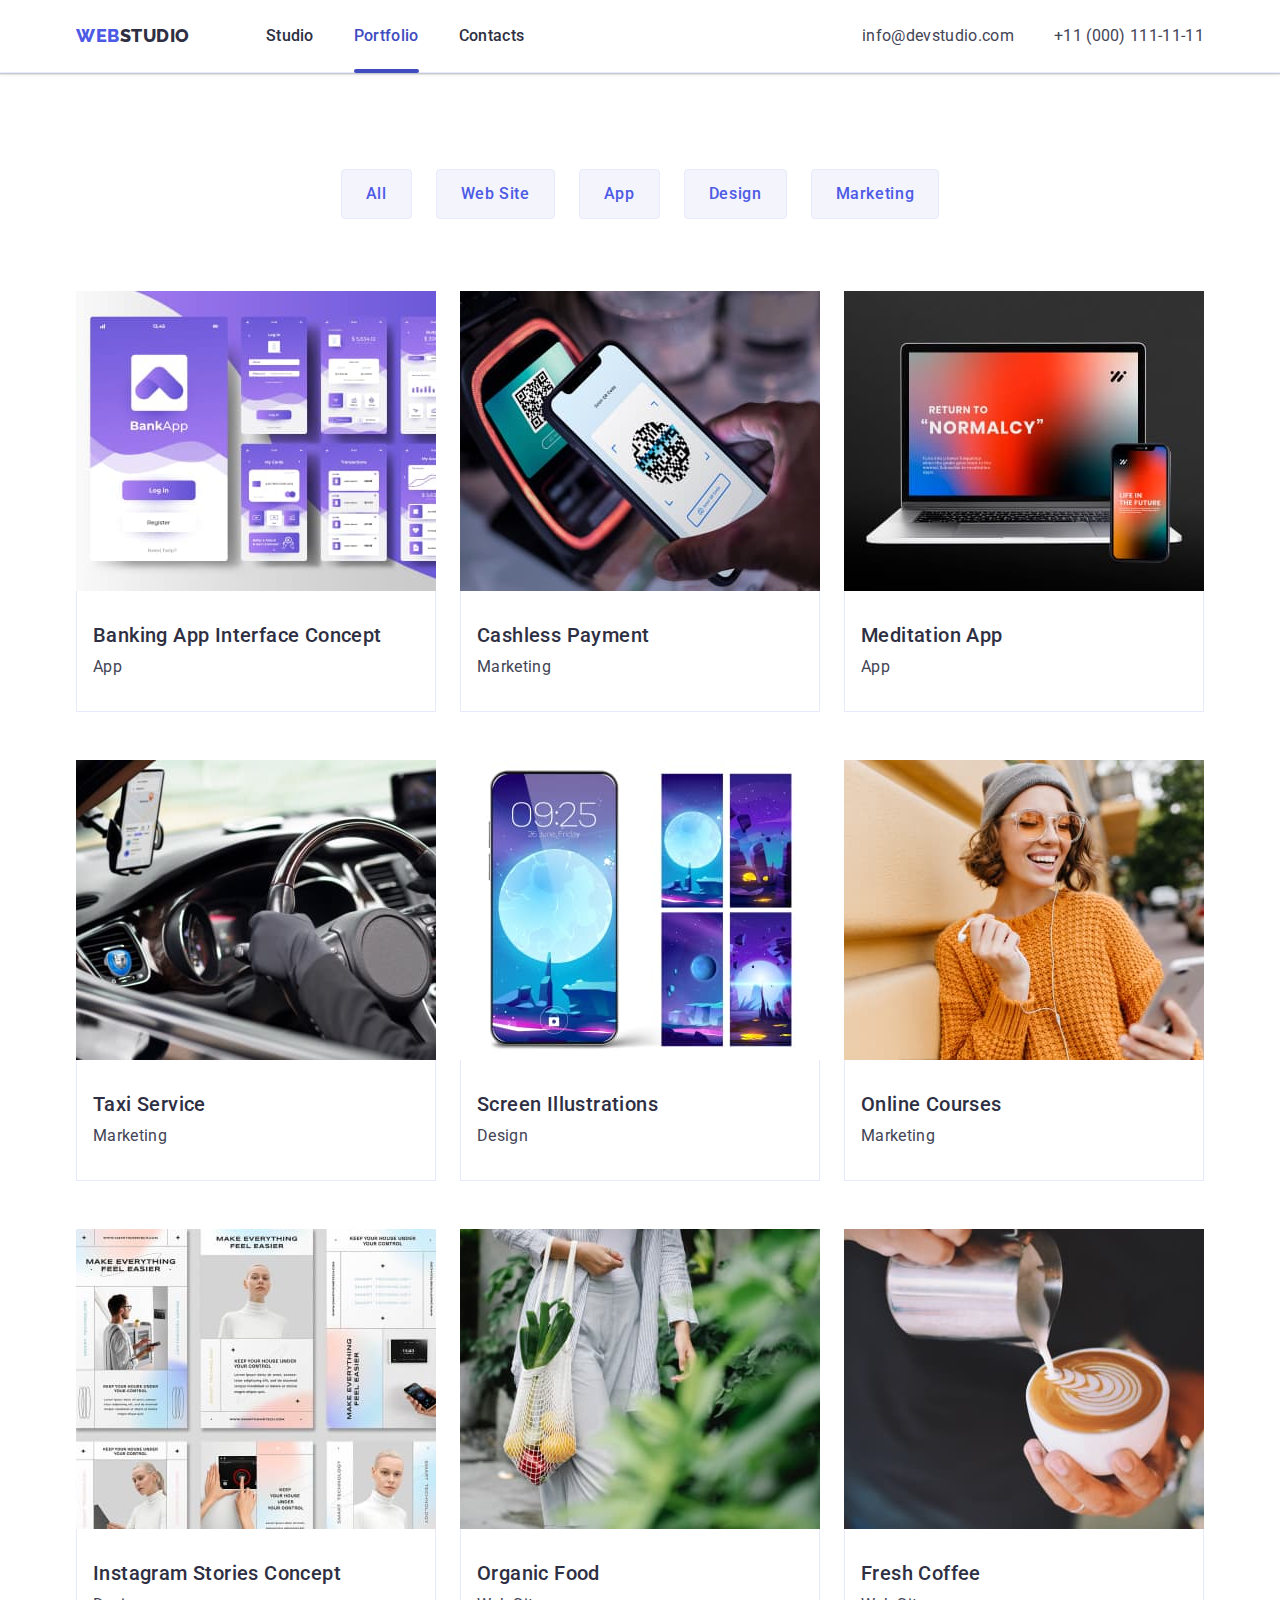
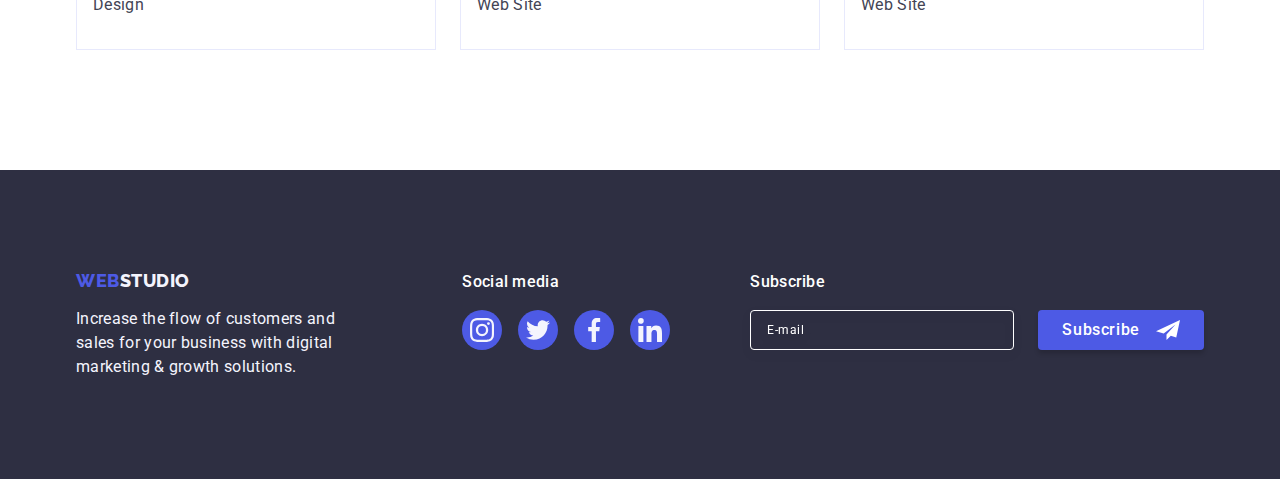
<file: portfolio.html>
<!DOCTYPE html>
<html lang="en">

<head>
  <meta charset="UTF-8" />
  <meta http-equiv="X-UA-Compatible" content="IE=edge" />
  <meta name="viewport" content="width=device-width, initial-scale=1.0" />
  <title>Portfolio</title>
  <link rel="preconnect" href="https://fonts.googleapis.com" />
  <link rel="preconnect" href="https://fonts.gstatic.com" crossorigin />
  <link
    href="https://fonts.googleapis.com/css2?family=DM+Sans&family=Lato&family=Raleway:wght@800&family=Roboto:wght@400;500;700&display=swap"
    rel="stylesheet" />
  <link rel="stylesheet"
    href="https://cdnjs.cloudflare.com/ajax/libs/modern-normalize/1.0.0/modern-normalize.min.css" />
  <link rel="stylesheet" href="./css/styles.css" />
</head>

<body>
  <header class="header">
    <div class="header-container container">
      <nav class="header-nav">
        <a class="logo link" href="./index.html">
          Web<span class="logo-color-header">Studio</span>
        </a>

        <ul class="menu list">
          <li>
            <a class="menu-item link" href="./index.html">Studio</a>
          </li>
          <li>
            <a class="menu-item link current" href="./portfolio.html">Portfolio</a>
          </li>
          <li>
            <a class="menu-item link" href="">Contacts</a>
          </li>
        </ul>
      </nav>
      <address class="address">
        <ul class="address-list list">
          <li>
            <a class="link header-contact" href="mailto:info@devstudio.com">info@devstudio.com</a>
          </li>
          <li>
            <a class="link header-contact" href="tel:+110001111111">+11 (000) 111-11-11</a>
          </li>
        </ul>
      </address>
    </div>
  </header>

  <main>
    <section class="section-portfolio">
      <div class="container">
        <h1 class="visually-hidden">Filter Gallery</h1>
        <ul class="list filter-list">
          <li><button class="filter-btn" type="button">All</button></li>
          <li><button class="filter-btn" type="button">Web Site</button></li>
          <li><button class="filter-btn" type="button">App</button></li>
          <li><button class="filter-btn" type="button">Design</button></li>
          <li><button class="filter-btn" type="button">Marketing</button></li>
        </ul>
        <ul class="list list-gallery">
          <li class="list-gallery-item">
            <a class="link link-gallery-item" href="">
              <div class="box-img-gallery">
                <img src="./images/portfolio/banking-app-interface.jpg" alt="banking app interface" width="360"
                  height="300" />
                <p class="overlay">14 Stylish and User-Friendly App Design Concepts · Task Manager App ·
                  Calorie Tracker App ·
                  Exotic
                  Fruit Ecommerce App ·
                  Cloud Storage App</p>
              </div>
              <div class="name-box">
                <h2 class="name-item">Banking App Interface Concept</h2>
                <p class="name-filter">App</p>
              </div>
            </a>
          </li>
          <li class="list-gallery-item">
            <a class="link link-gallery-item" href="">
              <div class="box-img-gallery">
                <img src="./images/portfolio/cashless-payment.jpg" alt="cashless payment" width="360" height="300" />
                <p class="overlay">14 Stylish and User-Friendly App Design Concepts · Task Manager App ·
                  Calorie Tracker App ·
                  Exotic
                  Fruit Ecommerce App ·
                  Cloud Storage App</p>
              </div>
              <div class="name-box">
                <h2 class="name-item">Cashless Payment</h2>
                <p class="name-filter">Marketing</p>
              </div>
            </a>
          </li>
          <li class="list-gallery-item">
            <a class="link link-gallery-item" href="">
              <div class="box-img-gallery">
                <img src="./images/portfolio/meditation-app.jpg" alt="laptop" width="360" height="300" />
                <p class="overlay">14 Stylish and User-Friendly App Design Concepts · Task Manager App ·
                  Calorie Tracker App ·
                  Exotic
                  Fruit Ecommerce App ·
                  Cloud Storage App</p>
              </div>
              <div class="name-box">
                <h2 class="name-item">Meditation App</h2>
                <p class="name-filter">App</p>
              </div>
            </a>
          </li>
          <li class="list-gallery-item">
            <a class="link link-gallery-item" href="">
              <div class="box-img-gallery">
                <img src="./images/portfolio/taxi-service.jpg" alt="taxi" width="360" height="300" />
                <p class="overlay">14 Stylish and User-Friendly App Design Concepts · Task Manager App ·
                  Calorie Tracker App ·
                  Exotic
                  Fruit Ecommerce App ·
                  Cloud Storage App</p>
              </div>
              <div class="name-box">
                <h2 class="name-item">Taxi Service</h2>
                <p class="name-filter">Marketing</p>
              </div>
            </a>
          </li>
          <li class="list-gallery-item">
            <a class="link link-gallery-item" href="">
              <div class="box-img-gallery">
                <img src="./images/portfolio/screen-illustrations.jpg" alt="illustrations" width="360" height="300" />
                <p class="overlay">14 Stylish and User-Friendly App Design Concepts · Task Manager App ·
                  Calorie Tracker App ·
                  Exotic
                  Fruit Ecommerce App ·
                  Cloud Storage App</p>
              </div>
              <div class="name-box">
                <h2 class="name-item">Screen Illustrations</h2>
                <p class="name-filter">Design</p>
              </div>
            </a>
          </li>
          <li class="list-gallery-item">
            <a class="link link-gallery-item" href="">
              <div class="box-img-gallery">
                <img src="./images/portfolio/online-courses.jpg" alt="smiling girl" width="360" height="300" />
                <p class="overlay">14 Stylish and User-Friendly App Design Concepts · Task Manager App ·
                  Calorie Tracker App ·
                  Exotic
                  Fruit Ecommerce App ·
                  Cloud Storage App</p>
              </div>
              <div class="name-box">
                <h2 class="name-item">Online Courses</h2>
                <p class="name-filter">Marketing</p>
              </div>
            </a>
          </li>
          <li class="list-gallery-item">
            <a class="link link-gallery-item" href="">
              <div class="box-img-gallery">
                <img src="./images/portfolio/instagram.jpg" alt="instagram page" width="360" height="300" />
                <p class="overlay">14 Stylish and User-Friendly App Design Concepts · Task Manager App ·
                  Calorie Tracker App ·
                  Exotic
                  Fruit Ecommerce App ·
                  Cloud Storage App</p>
              </div>
              <div class="name-box">
                <h2 class="name-item">Instagram Stories Concept</h2>
                <p class="name-filter">Design</p>
              </div>
            </a>
          </li>
          <li class="list-gallery-item">
            <a class="link link-gallery-item" href="">
              <div class="box-img-gallery">
                <img src="./images/portfolio/organic-food.jpg" alt="food" width="360" height="300" />
                <p class="overlay">14 Stylish and User-Friendly App Design Concepts · Task Manager App ·
                  Calorie Tracker App ·
                  Exotic
                  Fruit Ecommerce App ·
                  Cloud Storage App</p>
              </div>
              <div class="name-box">
                <h2 class="name-item">Organic Food</h2>
                <p class="name-filter">Web Site</p>
              </div>
            </a>
          </li>
          <li class="list-gallery-item">
            <a class="link link-gallery-item" href="">
              <div class="box-img-gallery">
                <img src="./images/portfolio/fresh-coffee.jpg" alt="coffee" width="360" height="300" />
                <p class="overlay">14 Stylish and User-Friendly App Design Concepts · Task Manager App ·
                  Calorie Tracker App ·
                  Exotic
                  Fruit Ecommerce App ·
                  Cloud Storage App</p>
              </div>
              <div class="name-box">
                <h2 class="name-item">Fresh Coffee</h2>
                <p class="name-filter">Web Site</p>
              </div>
            </a>
          </li>
        </ul>
      </div>
    </section>
  </main>
  <footer class="footer">
    <div class="container container-footer">
      <div class="logo-part">
        <a class="logo logo-footer link" href="./index.html">
          Web<span class="logo-color-footer">Studio</span>
        </a>
        <p class="footer-discription">Increase the flow of customers and sales for your business with digital marketing
          &
          growth solutions.</p>
      </div>
      <div class="social-media">
        <p class="social-media-title">Social media</p>
        <ul class="social-list social-list-footer">
          <li class="social-list-item list">
            <a class="social-list-link social-list-link-footer" href="">
              <svg class="social-list-icon" width="24" height="24">
                <use href="./images/icons.svg#icon-instagram"></use>
              </svg>
            </a>
          </li>
          <li class="social-list-item list">
            <a class="social-list-link social-list-link-footer" href="">
              <svg class="social-list-icon" width="24" height="24">
                <use href="./images/icons.svg#icon-twitter"></use>
              </svg>
            </a>
          </li>
          <li class="social-list-item list">
            <a class="social-list-link social-list-link-footer" href="">
              <svg class="social-list-icon" width="24" height="24">
                <use href="./images/icons.svg#icon-facebook"></use>
              </svg>
            </a>
          </li>
          <li class="social-list-item list">
            <a class="social-list-link social-list-link-footer" href="">
              <svg class="social-list-icon" width="24" height="24">
                <use href="./images/icons.svg#icon-linkedin"></use>
              </svg>
            </a>
          </li>
        </ul>
      </div>
      <div class="footer-form-wrapper">
        <p class="send-email-desc">Subscribe</p>
        <form class="footer-form">
          <label class="send-email-label">
            <input type="email" name="send-email" class="send-email-input" placeholder="E-mail">
          </label>
          <button type="submit" class="footer-form-submit">Subscribe
            <svg class="footer-form-submit-icon" width="24" height="24">
              <use href="./images/icons.svg#icon-send"></use>
            </svg>

          </button>
        </form>
      </div>
    </div>
  </footer>
</body>

</html>
</file>
<file: css/styles.css>
:root {
  --white-color: #ffffff;
  --light-color: #f4f4fd;
  --dark-color: #2e2f42;
  --primary-text-color: #434455;
  --subtle-text-color: #8e8f99;
  --accent-color: #e7e9fc;
  --primary-brand-color: #4d5ae5;
  --pressed-state-color: #404bbf;
  --success-color: #31d0aa;
  --modal-background: #fcfcfc;
  --main-font-size: 16px;
  --logo-font-size: 18px;
  --title-font-size: 20px;
  --main-title-font-size: 24px;
  --main-line-height: 1.5;
  --title-line-height: 1.2;
  --transition-duration-and-func: 250ms cubic-bezier(0.4, 0, 0.2, 1);
}
.address-list-item-tel .address-mobile-menu-tel{
  color: var(--dark-color);
}
body {
  font-family: "Roboto", sans-serif;
  color: var(--primary-text-color);
  background-color: var(--white-color);
  font-size: var(--main-font-size);
  overflow-x: hidden;
}

.link {
  text-decoration: none;
}

.list {
  list-style: none;
}

h1,
h2,
h3,
h4,
p {
  margin-top: 0;
  margin-bottom: 0;
}

ul {
  margin-top: 0;
  margin-bottom: 0;
  padding-left: 0;
}

img {
  display: block;
  max-width: 100%;
  height: auto;
}

.visually-hidden {
  position: absolute;
  white-space: nowrap;
  width: 1px;
  height: 1px;
  overflow: hidden;
  border: 0;
  padding: 0;
  clip: rect(0 0 0 0);
  clip-path: inset(50%);
  margin: -1px;
}

/* MOBILE */

@media screen and (min-width: 428px) {
  .container {
    max-width: 426px;
    margin-left: auto;
    margin-right: auto;
  }
}

@media screen and (min-device-pixel-ratio: 2) and (max-width: 767px),
  screen and (min-resolution: 192dpi) and (max-width: 767px),
  screen and (min-resolution: 2dppx) and (max-width: 767px) {
  .order-service {
    background-image: linear-gradient(
        rgba(46, 47, 66, 0.7),
        rgba(46, 47, 66, 0.7)
      ),
      url("../images/background/people-office-mobile@2x.jpg");
  }
}

/* MOBILE MENU*/

@media screen and (max-width: 767px) {
  .menu {
    display: none;
  }

  .address {
    display: none;
  }

  .mobile-menu-open-btn {
    border: none;
    background-color: transparent;
    padding: 0;
    line-height: 0;
  }

  .mobile-menu {
    position: fixed;
    top: 0;
    left: 0;
    width: 100%;
    height: 100%;
    background-color: var(--white-color);
    opacity: 0;
    visibility: hidden;
    pointer-events: none;
  }

  .mobile-menu.is-open {
    opacity: 1;
    visibility: visible;
    pointer-events: auto;
  }

  .mobile-menu-container {
    position: relative;
    padding: 80px 35px 40px 40px;
    height: 100%;
    display: flex;
    flex-direction: column;
    justify-content: space-between;
  }

  .mobile-menu-close-btn {
    position: absolute;
    top: 24px;
    right: 24px;
    display: flex;
    align-items: center;
    justify-content: center;
    width: 24px;
    height: 24px;
    border-radius: 50%;
    border: 1px solid rgba(0, 0, 0, 0.1);
    background-color: var(--accent-color);
  }

  .list-mobile-menu-link {
    font-family: "Roboto";
    color: var(--dark-color);
    font-weight: 700;
    font-size: 36px;
    letter-spacing: 0.02em;
    line-height: 1.11;
    display: inline-block;
    transition: color var(--transition-duration-and-func);
  }

  .list-mobile-menu-item {
    margin-bottom: 40px;
  }

  .list-mobile-menu-item-last {
    margin-bottom: 0;
  }

  .list-mobile-menu-item:hover,
  .list-mobile-menu-item:focus {
    color: var(--pressed-state-color);
  }

  .address-mobile-menu {
    font-style: normal;
    margin-bottom: 48px;
  }

  .address-mobile-menu-tel {
    display: block;
    color: var(--primary-brand-color);
    font-family: "Roboto";
    font-weight: 700;
    font-size: 36px;
    line-height: 1.11;
    letter-spacing: 0.02em;
  }

  .address-list-item-tel {
    margin-bottom: 40px;
  }

  .address-mobile-menu-email {
    display: block;
    font-weight: 500;
    font-family: "Roboto";
    font-size: 20px;
    line-height: 1.2;
    letter-spacing: 0.02em;
    color: var(--primary-text-color);
  }

  .social-list-mobile-menu {
    display: flex;
    justify-content: space-around;
    gap: 24px;
  }

  .social-list-item-mobile {
    width: 40px;
    height: 40px;
  }

  .social-list-link-mobile {
    width: 100%;
    height: 100%;
    display: flex;
    justify-content: center;
    align-items: center;
    border-radius: 50%;
    background-color: var(--primary-brand-color);
    transition: background-color var(--transition-duration-and-func);
  }

  .social-list-link-mobile:hover,
  .social-list-link-mobile:focus {
    background-color: var(--pressed-state-color);
  }

  .social-list-icon-mobile {
    display: block;
    fill: var(--light-color);
  }
}

.header {
  border-bottom: 1px solid var(--accent-color);
  box-shadow: 0px 2px 1px rgba(46, 47, 66, 0.08),
    0px 1px 1px rgba(46, 47, 66, 0.16), 0px 1px 6px rgba(46, 47, 66, 0.08);
}

.container {
  max-width: 428px;
  padding-left: 16px;
  padding-right: 16px;
  margin-left: auto;
  margin-right: auto;
}

.current {
  color: var(--pressed-state-color);
}

.address {
  font-style: normal;
}

@media screen and (min-width: 768px) {
  .container {
    max-width: 768px;
  }
}

@media screen and (min-width: 1158px) {
  .container {
    max-width: 1158px;
    padding-left: 15px;
    padding-right: 15px;
  }
}

.header-container {
  display: flex;
  justify-content: space-between;
  align-items: center;
  padding-top: 24px;
  padding-bottom: 22px;
}

.logo {
  font-family: "Raleway", sans-serif;
  font-weight: 800;
  font-size: var(--logo-font-size);
  line-height: 1.17;
  color: var(--primary-brand-color);
  letter-spacing: 0.03em;
  text-transform: uppercase;
}

.logo-color-header {
  color: var(--dark-color);
}

.section {
  padding-top: 96px;
  padding-bottom: 96px;
}

.order-service {
  max-width: 428px;
  background-color: var(--dark-color);
  margin-left: auto;
  margin-right: auto;
  padding-top: 112px;
  padding-bottom: 112px;
  background-repeat: no-repeat;
  background-size: cover;
  background-position: center;
  background-image: linear-gradient(
      rgba(46, 47, 66, 0.7),
      rgba(46, 47, 66, 0.7)
    ),
    url("../images/background/people-office-mobile.jpg");
}

.order-service-title {
  color: var(--white-color);
  font-weight: 700;
  font-size: 36px;
  line-height: 1.11;
  letter-spacing: 0.02em;
  text-align: center;
  margin-bottom: 72px;
  max-width: 320px;
  margin-left: auto;
  margin-right: auto;
}

.order-service-btn {
  font-weight: 500;
  font-size: var(--main-font-size);
  line-height: var(--main-line-height);
  color: var(--white-color);
  letter-spacing: 0.04em;
  font-family: inherit;
  background-color: var(--primary-brand-color);
  cursor: pointer;
  border-radius: 4px;
  padding: 16px 32px;
  display: block;
  margin-left: auto;
  margin-right: auto;
  min-width: 169px;
  height: 56px;
  border: none;
  box-shadow: 0px 4px 4px rgba(0, 0, 0, 0.15);
  transition: background-color var(--transition-duration-and-func);
}

.order-service-btn:hover,
.order-service-btn:focus {
  background-color: var(--pressed-state-color);
}

.box-icon-directions {
  display: none;
}

.section-what-doing {
  padding-top: 0;
}

.title-direction {
  font-weight: 700;
  font-size: 36px;
  line-height: 1.11;
  letter-spacing: 0.02em;
  color: var(--dark-color);
  margin-bottom: 8px;
  text-align: center;
}

.list-directions-item {
  margin-bottom: 72px;
}

.list-directions-item:last-child {
  margin-bottom: 0;
}

.content-direction {
  font-weight: 500;
  line-height: var(--main-line-height);
  letter-spacing: 0.02em;
  color: var(--primary-text-color);
}

.section-what-doing {
  display: none;
}

.team {
  background-color: var(--light-color);
}

.section-title {
  font-weight: 700;
  font-size: 36px;
  line-height: 1.1;
  letter-spacing: 0.02em;
  text-transform: capitalize;
  color: var(--dark-color);
  text-align: center;
  margin-bottom: 72px;
}

.team-list-item {
  margin-left: auto;
  margin-right: auto;
  width: 264px;
  border-radius: 0px 0px 4px 4px;
  background-color: var(--white-color);
  box-shadow: 0px 1px 6px rgba(46, 47, 66, 0.08),
    0px 1px 1px rgba(46, 47, 66, 0.16), 0px 2px 1px rgba(46, 47, 66, 0.08);
  margin-bottom: 72px;
}

.team-list-item:last-child {
  margin-bottom: 0;
}

.team-item-details {
  padding: 32px 0;
}

.name {
  font-weight: 500;
  font-size: var(--title-font-size);
  line-height: var(--title-line-height);
  letter-spacing: 0.02em;
  color: var(--dark-color);
  text-align: center;
  margin-bottom: 8px;
}

.position {
  line-height: var(--main-line-height);
  letter-spacing: 0.02em;
  color: var(--primary-text-color);
  text-align: center;
}

.social-list {
  display: flex;
  justify-content: center;
  gap: 24px;
  margin-top: 8px;
}

.social-list-item {
  width: 40px;
  height: 40px;
}

.social-list-link {
  width: 100%;
  height: 100%;
  display: flex;
  justify-content: center;
  align-items: center;
  border-radius: 50%;
  background-color: var(--primary-brand-color);
  transition: background-color var(--transition-duration-and-func);
}

.social-list-link:hover,
.social-list-link:focus {
  background-color: var(--pressed-state-color);
}

.social-list-icon {
  display: block;
  fill: var(--light-color);
}

.customers-link {
  width: 100%;
  height: 100%;
  border: 1px solid var(--subtle-text-color);
  border-radius: 4px;
  display: flex;
  justify-content: center;
  align-items: center;
  color: var(--subtle-text-color);
  transition: border-color var(--transition-duration-and-func),
    color var(--transition-duration-and-func);
}

.customers-list {
  display: flex;
  flex-wrap: wrap;
  gap: 16px;
  justify-content: center;
}

.customers-list-item {
  width: 190px;
  height: 88px;
}

.customers-link:hover,
.customers-link:focus {
  color: var(--pressed-state-color);
  border-color: var(--pressed-state-color);
}

.customers-link:hover .customers-logo,
.customers-link:focus .customers-logo {
  fill: var(--pressed-state-color);
}

.customers-logo {
  fill: currentColor;
  transition: fill var(--transition-duration-and-func);
}

.footer {
  background-color: var(--dark-color);
  color: var(--light-color);
  padding: 96px 0;
}

.logo-color-footer {
  color: var(--light-color);
}

.logo-footer {
  display: inline-block;
  margin-bottom: 16px;
  margin-right: 0;
}

.logo-part {
  text-align: center;
  width: 268px;
  margin-left: auto;
  margin-right: auto;
  margin-bottom: 72px;
}

.footer-discription {
  line-height: var(--main-line-height);
  letter-spacing: 0.02em;
}

.social-media {
  margin-bottom: 72px;
}

.social-media-title {
  text-align: center;
  margin-bottom: 16px;
  font-weight: 500;
  line-height: 1.5;
  letter-spacing: 0.02em;
  color: var(--white-color);
}

.social-list-footer {
  gap: 16px;
  margin-top: 0;
}

.social-list-link-footer:hover,
.social-list-link-footer:focus {
  background-color: var(--success-color);
}

.footer-form {
  max-width: 398px;
}

.send-email-desc {
  text-align: center;
  font-weight: 500;
  font-size: 16px;
  line-height: var(--main-line-height);
  letter-spacing: 0.02em;
  color: var(--white-color);
  margin-bottom: 16px;
}

.send-email-input {
  background-color: transparent;
  border: 1px solid var(--white-color);
  border-radius: 4px;
  padding-left: 16px;
  font-weight: 400;
  font-size: 12px;
  width: 100%;
  height: 40px;
  filter: drop-shadow(0px 4px 4px rgba(0, 0, 0, 0.15));
  line-height: var(--main-line-height);
  letter-spacing: 0.04em;
  color: var(--white-color);
  margin-bottom: 16px;
}

.send-email-input::placeholder {
  font-weight: 400;
  font-size: 12px;
  line-height: 24px;
  letter-spacing: 0.04em;
  color: var(--white-color);
}

.footer-form-submit {
  font-weight: 500;
  font-size: var(--main-font-size);
  line-height: var(--main-line-height);
  color: var(--white-color);
  letter-spacing: 0.04em;
  font-family: inherit;
  background-color: var(--primary-brand-color);
  cursor: pointer;
  border-radius: 4px;
  padding: 8px 24px;
  display: flex;
  justify-content: center;
  align-items: center;
  margin-left: auto;
  margin-right: auto;
  min-width: 165px;
  height: 40px;
  border: none;
  box-shadow: 0px 4px 4px rgba(0, 0, 0, 0.15);
  transition: background-color var(--transition-duration-and-func);
}

.footer-form-submit:hover,
.footer-form-submit:focus {
  background-color: var(--pressed-state-color);
}

.footer-form-submit-icon {
  fill: var(--white-color);
  margin-left: 16px;
}

/* MODAL */
.backdrop {
  position: fixed;
  top: 0;
  left: 0;
  width: 100%;
  height: 100%;
  background-color: rgba(46, 47, 66, 0.4);
  opacity: 1;
  transition: opacity var(--transition-duration-and-func),
    visibility var(--transition-duration-and-func);
}

.is-hidden {
  opacity: 0;
  visibility: hidden;
  pointer-events: none;
}

.modal {
  position: absolute;
  top: 50%;
  left: 50%;
  transform: translate(-50%, -50%);
  min-height: 584px;
  min-width: 392px;
  padding: 72px 24px 24px 24px;
  background: var(--modal-background);
  box-shadow: 0px 1px 1px rgba(0, 0, 0, 0.14), 0px 1px 3px rgba(0, 0, 0, 0.12),
    0px 2px 1px rgba(0, 0, 0, 0.2);
  border-radius: 4px;
  transition: transform var(--transition-duration-and-func);
}

@media screen and (min-width: 320px) and (max-width: 427px) {
  .modal {
    min-width: 270px;
  }
}

.btn-close-modal {
  position: absolute;
  top: 24px;
  right: 24px;
  display: flex;
  justify-content: center;
  align-items: center;
  width: 24px;
  height: 24px;
  padding: 0;
  cursor: pointer;
  background-color: var(--accent-color);
  border: 1px solid rgba(0, 0, 0, 0.1);
  border-radius: 50%;
  transition: background-color var(--transition-duration-and-func),
    border var(--transition-duration-and-func);
}

.btn-close-modal:hover,
.btn-close-modal:focus {
  background-color: var(--pressed-state-color);
  border: none;
  fill: var(--white-color);
}

.icon-close-modal {
  transition: fill var(--transition-duration-and-func);
}

.btn-close-modal:hover .icon-close-modal,
.btn-close-modal:focus .icon-close-modal {
  fill: var(--white-color);
}

.modal-desc {
  font-weight: 500;
  font-size: var(--main-font-size);
  line-height: var(--main-line-height);
  text-align: center;
  letter-spacing: 0.02em;
  color: var(--dark-color);
  margin-bottom: 16px;
}

.modal-form {
  display: flex;
  flex-direction: column;
}

.modal-form-input {
  width: 100%;
  height: 40px;
  border: 1px solid rgba(46, 47, 66, 0.4);
  border-radius: 4px;
  padding-left: 38px;
  background-color: transparent;
  outline: transparent;
  transition: border-color var(--transition-duration-and-func);
}

.modal-form-input:focus {
  outline: none;
  border-color: var(--primary-brand-color);
}

.modal-form-input-desc {
  display: block;
  margin-bottom: 4px;
  font-weight: 400;
  font-size: 12px;
  line-height: 1.17;
  letter-spacing: 0.04em;
  color: var(--subtle-text-color);
}

.modal-form-field {
  margin-bottom: 8px;
}

.modal-form-field-comment {
  margin-bottom: 16px;
}

.modal-form-input-wrapper {
  position: relative;
}

.modal-form-input-icon {
  position: absolute;
  top: 50%;
  left: 16px;
  transform: translateY(-50%);
  display: block;
  fill: var(--dark-color);
  transition: fill var(--transition-duration-and-func);
}

.modal-form-input:focus + .modal-form-input-icon {
  fill: var(--primary-brand-color);
}

.modal-form-message {
  width: 100%;
  height: 120px;
  padding: 8px 16px;
  font-weight: 400;
  font-size: 12px;
  line-height: 1.17;
  letter-spacing: 0.04em;
  display: block;
  color: rgba(46, 47, 66, 0.4);
  border: 1px solid rgba(46, 47, 66, 0.2);
  border-radius: 4px;
  background-color: transparent;
  outline: transparent;
  resize: none;
  transition: border-color var(--transition-duration-and-func);
}

.modal-form-message:focus {
  outline: none;
  border-color: var(--primary-brand-color);
}

.modal-form-message::placeholder {
  font-weight: 400;
  font-size: 12px;
  line-height: 1.17;
  letter-spacing: 0.04em;
  color: rgba(46, 47, 66, 0.4);
}

.modal-form-checkbox {
  margin-bottom: 24px;
}

.modal-form-check-desc {
  font-weight: 400;
  font-size: 12px;
  line-height: 1.17;
  letter-spacing: 0.04em;
  margin-bottom: 24px;
  color: var(--subtle-text-color);
}

.modal-form-check-wrapper {
  fill: transparent;
  display: inline-flex;
  align-items: center;
  justify-content: center;
  margin-right: 8px;
  width: 16px;
  height: 16px;
  border: 1px solid rgba(46, 47, 66, 0.4);
  border-radius: 2px;
}

.modal-form-check-own {
  opacity: 0;
  cursor: pointer;
}

.modal-form-check:checked + .modal-form-check-desc .modal-form-check-own {
  opacity: 1;
}

.modal-form-check:checked + .modal-form-check-desc .modal-form-check-wrapper {
  border: none;
  background-color: var(--pressed-state-color);
  fill: var(--white-color);
  border-color: var(--pressed-state-color);
}

.privacy-policy {
  color: var(--primary-brand-color);
}

.modal-form-submit {
  font-weight: 500;
  font-size: var(--main-font-size);
  line-height: var(--main-line-height);
  color: var(--white-color);
  letter-spacing: 0.04em;
  font-family: inherit;
  background-color: var(--primary-brand-color);
  cursor: pointer;
  border-radius: 4px;
  padding: 16px 32px;
  display: block;
  margin-left: auto;
  margin-right: auto;
  min-width: 169px;
  height: 56px;
  border: none;
  box-shadow: 0px 4px 4px rgba(0, 0, 0, 0.15);
  transition: background-color var(--transition-duration-and-func);
}

.modal-form-submit:hover,
.modal-form-submit:focus {
  background-color: var(--pressed-state-color);
}

/* TABLET */

@media screen and (min-width: 768px) {
  .mobile-menu-open-btn {
    display: none;
  }

  .mobile-menu {
    display: none;
  }

  .header-container {
    display: flex;
    padding-bottom: 0;
  }

  .logo {
    font-weight: 500;
    font-size: var(--main-font-size);
    line-height: 1.5;
    letter-spacing: 0.02em;
    margin-right: 120px;
  }

  .header-nav {
    display: flex;
    align-items: center;
  }

  .menu {
    display: flex;
    gap: 40px;
  }

  .menu-item {
    position: relative;
    color: var(--dark-color);
    font-weight: 500;
    letter-spacing: 0.02em;
    line-height: var(--main-line-height);
    display: inline-block;
    padding: 24px 0;
    transition: color var(--transition-duration-and-func);
  }

  .menu-item:hover,
  .menu-item:focus {
    color: var(--pressed-state-color);
  }

  .current {
    color: var(--pressed-state-color);
  }

  .current::after {
    content: "";
    position: absolute;
    left: 0;
    bottom: -1px;
    display: block;
    width: 100%;
    height: 4px;
    background-color: var(--pressed-state-color);
    border-radius: 2px;
    transition: opacity var(--transition-duration-and-func);
  }

  .address {
    margin-left: auto;
  }

  .header-container {
    padding-top: 0;
  }

  .header-contact {
    font-family: "Roboto";
    font-weight: 400;
    font-size: 12px;
    line-height: 1.17;
    letter-spacing: 0.04em;
    color: var(--primary-text-color);
    display: block;
    transition: color var(--transition-duration-and-func);
  }

  .header-contact:hover,
  .header-contact:focus {
    color: var(--pressed-state-color);
  }

  .header-contact-email {
    margin-bottom: 12px;
  }

  .order-service {
    max-width: 768px;
    background-image: linear-gradient(
        rgba(46, 47, 66, 0.7),
        rgba(46, 47, 66, 0.7)
      ),
      url("../images/background/people-office-tablet.jpg");
  }

  .order-service-title {
    font-size: 56px;
    line-height: 1.07;
    margin-bottom: 36px;
    max-width: 496px;
  }

  .list-directions {
    display: flex;
    flex-wrap: wrap;
    row-gap: 72px;
    column-gap: 24px;
  }

  .list-directions-item {
    width: 356px;
    margin-bottom: 0;
  }

  .title-direction {
    text-align: start;
  }

  .team-list {
    display: flex;
    flex-wrap: wrap;
    justify-content: center;
    row-gap: 72px;
    column-gap: 24px;
  }

  .list-images-item {
    width: calc((100% - 24px) / 2);
  }

  .team-list-item {
    margin-bottom: 0;
    margin-left: 0;
    margin-right: 0;
  }

  .container-customers-tablet {
    width: 584px;
  }

  .customers-list {
    row-gap: 72px;
    column-gap: 24px;
  }

  .customers-list-item {
    width: calc((100% - 48px) / 3);
  }

  .logo-part {
    margin-left: 0;
    margin-right: 0;
    margin-bottom: 0;
    text-align: start;
  }

  .container-footer {
    display: flex;
    align-items: baseline;
    flex-wrap: wrap;
    max-width: 584px;
    row-gap: 72px;
    column-gap: 24px;
  }

  .social-media {
    margin-bottom: 0;
  }

  .modal {
    min-width: 408px;
  }

  .footer-form {
    display: flex;
  }

  .send-email-label {
    margin-right: 24px;
  }

  .send-email-input {
    width: 264px;
    margin-bottom: 0;
  }

  .social-media-title {
    text-align: start;
  }

  .send-email-desc {
    text-align: start;
  }
}

@media screen and (min-device-pixel-ratio: 2) and (min-width: 768px),
  screen and (min-resolution: 192dpi) and (min-width: 768px),
  screen and (min-resolution: 2dppx) and (min-width: 768px) {
  .order-service {
    background-image: linear-gradient(
        rgba(46, 47, 66, 0.7),
        rgba(46, 47, 66, 0.7)
      ),
      url("../images/background/people-office-tablet@2x.jpg");
  }
}

/* DESKTOP */

@media screen and (min-width: 1158px) {
  .logo {
    font-weight: 800;
    font-size: var(--logo-font-size);
    line-height: 1.17;
    letter-spacing: 0.03em;
    margin-right: 76px;
  }

  .menu-item {
    position: relative;
    color: var(--dark-color);
    font-weight: 500;
    letter-spacing: 0.02em;
    line-height: var(--main-line-height);
    display: inline-block;
    padding: 24px 0;
    transition: color var(--transition-duration-and-func);
  }

  .current {
    color: var(--pressed-state-color);
  }

  .address-list {
    display: flex;
    gap: 40px;
  }

  .header-contact {
    font-size: var(--main-font-size);
    line-height: var(--main-line-height);
    letter-spacing: 0.02em;
    color: var(--primary-text-color);
    display: block;
    padding: 24px 0;
    transition: color var(--transition-duration-and-func);
  }

  .header-contact-email {
    margin-bottom: 0;
  }

  .section {
    padding-top: 120px;
    padding-bottom: 120px;
  }

  .order-service {
    max-width: 1440px;
    background-image: linear-gradient(
        rgba(46, 47, 66, 0.7),
        rgba(46, 47, 66, 0.7)
      ),
      url("../images/background/people-office-desktop.jpg");
    padding-top: 188px;
    padding-bottom: 188px;
  }

  .order-service-title {
    margin-bottom: 48px;
  }

  .content-direction {
    font-weight: 400;
  }

  .box-icon-directions {
    display: flex;
    justify-content: center;
    align-items: center;
    background-color: var(--light-color);
    padding-top: 24px;
    padding-bottom: 24px;
    border-radius: 4px;
    margin-bottom: 8px;
  }

  .list-directions {
    display: flex;
    flex-wrap: wrap;
    gap: 24px;
  }

  .list-directions-item {
    width: 264px;
  }

  .title-direction {
    font-weight: 500;
    font-size: var(--title-font-size);
    line-height: var(--title-line-height);
  }

  .section-what-doing {
    padding-top: 0;
    display: block;
  }

  .list-images {
    display: flex;
    gap: 24px;
  }

  .team-list {
    gap: 24px;
  }

  .team-list-item {
    width: calc((100% - 72px) / 4);
  }

  .container-customers-tablet {
    width: 100%;
  }

  .customers-list {
    gap: 24px;
  }

  .customers-list-item {
    width: calc((100% - 120px) / 6);
  }

  .footer {
    padding: 100px 0;
  }

  .logo-part {
    margin-right: 120px;
    margin-bottom: 0;
  }

  .social-media {
    margin-bottom: 0;
  }

  .footer-form {
    max-width: 100%;
  }

  .footer-form-wrapper {
    margin-left: 80px;
    margin-top: 0;
  }

  .footer-discription {
    max-width: 264px;
  }

  .container-footer {
    display: flex;
    gap: 0;
    align-items: baseline;
    flex-wrap: nowrap;
    max-width: 1158px;
  }
}

@media screen and (min-device-pixel-ratio: 2) and (min-width: 1158px),
  screen and (min-resolution: 192dpi) and (min-width: 1158px),
  screen and (min-resolution: 2dppx) and (min-width: 1158px) {
  .order-service {
    background-image: linear-gradient(
        rgba(46, 47, 66, 0.7),
        rgba(46, 47, 66, 0.7)
      ),
      url("../images/background/people-office-desktop@2x.jpg");
  }
}

/* PORTFOLIO only DESKTOPE*/

.section-portfolio {
  padding-top: 96px;
  padding-bottom: 120px;
}

.filter-list {
  display: flex;
  justify-content: center;
  gap: 24px;
  margin-bottom: 72px;
}

.filter-btn {
  font-family: "Roboto", sans-serif;
  font-size: var(--main-font-size);
  font-weight: 500;
  line-height: 1.5;
  letter-spacing: 0.04em;
  border-radius: 4px;
  cursor: pointer;
  color: var(--primary-brand-color);
  background-color: var(--light-color);
  border: 1px solid var(--accent-color);
  padding: 12px 24px;
  transition: color var(--transition-duration-and-func),
    background-color var(--transition-duration-and-func),
    border-color var(--transition-duration-and-func),
    box-shadow var(--transition-duration-and-func);
}

.filter-btn:hover,
.filter-btn:focus {
  color: var(--white-color);
  background-color: var(--pressed-state-color);
  border: 1px solid transparent;
  box-shadow: 0px 3px 1px rgba(0, 0, 0, 0.1), 0px 2px 1px rgba(0, 0, 0, 0.08),
    0px 2px 2px rgba(0, 0, 0, 0.12);
}

.list-gallery {
  display: flex;
  flex-wrap: wrap;
  column-gap: 24px;
  row-gap: 48px;
}

.list-gallery-item {
  width: calc((100% - 48px) / 3);
}

.link-gallery-item {
  display: block;
  transition: box-shadow var(--transition-duration-and-func);
}

.link-gallery-item:hover,
.link-gallery-item:focus {
  box-shadow: 0px 1px 6px rgba(46, 47, 66, 0.08),
    0px 1px 1px rgba(46, 47, 66, 0.16), 0px 2px 1px rgba(46, 47, 66, 0.08);
  transform: translateY(0%);
}

.link-gallery-item:hover .overlay,
.link-gallery-item:focus .overlay {
  transform: translateY(0);
}

.box-img-gallery {
  position: relative;
  overflow: hidden;
}

.overlay {
  position: absolute;
  top: 0;
  width: 100%;
  height: 100%;
  color: var(--light-color);
  background-color: var(--primary-brand-color);
  padding-top: 40px;
  padding: 40px 32px;
  overflow: auto;
  font-weight: 400;
  font-size: var(--main-font-size);
  line-height: var(--main-line-height);
  letter-spacing: 0.02em;
  transform: translateY(100%);
  transition: transform var(--transition-duration-and-func);
}

.name-box {
  padding: 32px 16px;
  border: 1px solid var(--accent-color);
  border-top: none;
}

.name-item {
  font-weight: 500;
  font-size: var(--title-font-size);
  line-height: var(--title-line-height);
  letter-spacing: 0.02em;
  color: var(--dark-color);
  margin-bottom: 8px;
}

.name-filter {
  font-size: var(--main-font-size);
  line-height: var(--main-line-height);
  letter-spacing: 0.02em;
  color: var(--primary-text-color);
}
</file>
